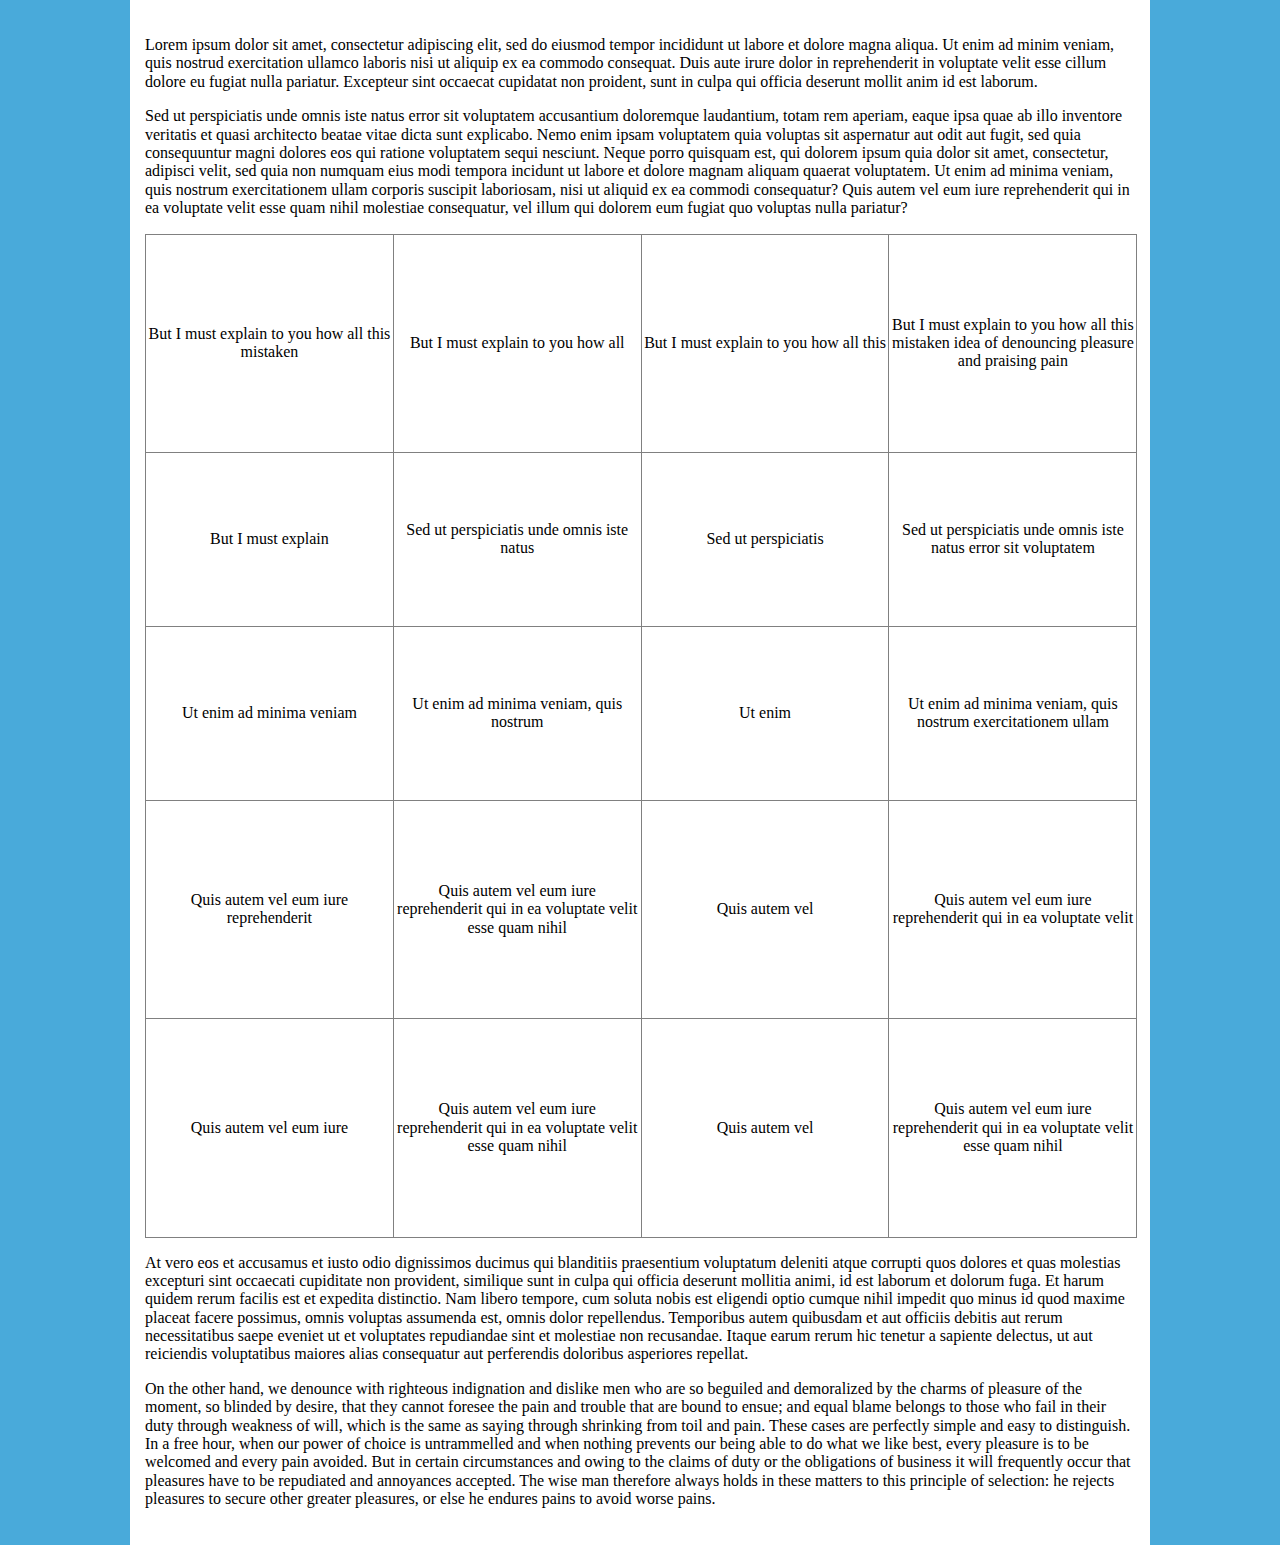
<file: 2. Table/index.html>
<!DOCTYPE html>
<html lang="en">
<head>
    <meta charset="UTF-8">
    <title>Task 2 (table)</title>
    <link rel="stylesheet" href="normalize.css">
</head>
<body>
    <div class="blog">
    <p>
        Lorem ipsum dolor sit amet, consectetur adipiscing elit, sed do eiusmod tempor incididunt ut labore et dolore magna aliqua. Ut enim ad minim veniam, quis nostrud exercitation ullamco laboris nisi ut aliquip ex ea commodo consequat. Duis aute irure dolor in reprehenderit in voluptate velit esse cillum dolore eu fugiat nulla pariatur. Excepteur sint occaecat cupidatat non proident, sunt in culpa qui officia deserunt mollit anim id est laborum.
    </p>
    <p>
        Sed ut perspiciatis unde omnis iste natus error sit voluptatem accusantium doloremque laudantium, totam rem aperiam, eaque ipsa quae ab illo inventore veritatis et quasi architecto beatae vitae dicta sunt explicabo. Nemo enim ipsam voluptatem quia voluptas sit aspernatur aut odit aut fugit, sed quia consequuntur magni dolores eos qui ratione voluptatem sequi nesciunt. Neque porro quisquam est, qui dolorem ipsum quia dolor sit amet, consectetur, adipisci velit, sed quia non numquam eius modi tempora incidunt ut labore et dolore magnam aliquam quaerat voluptatem. Ut enim ad minima veniam, quis nostrum exercitationem ullam corporis suscipit laboriosam, nisi ut aliquid ex ea commodi consequatur? Quis autem vel eum iure reprehenderit qui in ea voluptate velit esse quam nihil molestiae consequatur, vel illum qui dolorem eum fugiat quo voluptas nulla pariatur?
    </p>
    <table border="1" style="border-collapse: collapse; width: 100.23640661938533%; height: 1004px;">
        <tbody>
        <tr style="height: 36px;">
            <td style="width: 25%; height: 36px; border-style: solid; text-align: center;"><span style="font-weight: 400;">But I must explain to you how all this mistaken</span></td>
            <td style="width: 25%; height: 36px; border-style: solid;">
                <p><span style="font-weight: 400;"></span></p>
                <p style="text-align: center;"><span style="font-weight: 400;">But I must explain to you how all</span></p>
                <p><span style="font-weight: 400;"></span></p>
            </td>
            <td style="width: 25%; height: 36px; border-style: solid; text-align: center;"><span style="font-weight: 400;">But I must explain to you how all this</span></td>
            <td style="width: 82.8017176331783%; height: 36px; border-style: solid; text-align: center;">
                <p><span style="font-weight: 400;"></span></p>
                <p><span style="font-weight: 400;">But I must explain to you how all this mistaken idea of denouncing pleasure and praising pain</span></p>
                <p><span style="font-weight: 400;"></span></p>
            </td>
        </tr>
        <tr style="height: 18px;">
            <td style="width: 25%; height: 18px; border-style: solid; text-align: center;"><span style="font-weight: 400;">But I must explain  </span></td>
            <td style="width: 25%; height: 18px; border-style: solid;">
                <p><span style="font-weight: 400;"></span></p>
                <p style="text-align: center;"><span style="font-weight: 400;">Sed ut perspiciatis unde omnis iste natus</span></p>
                <p><span style="font-weight: 400;"></span></p>
            </td>
            <td style="width: 25%; height: 18px; border-style: solid; text-align: center;"><span style="font-weight: 400;">Sed ut perspiciatis</span></td>
            <td style="width: 82.8017176331783%; height: 18px; border-style: solid; text-align: center;">
                <p><span style="font-weight: 400;"></span></p>
                <p><span style="font-weight: 400;">Sed ut perspiciatis unde omnis iste natus error sit voluptatem</span></p>
                <p><span style="font-weight: 400;"></span></p>
            </td>
        </tr>
        <tr style="height: 54px;">
            <td style="width: 25%; border-style: solid; height: 54px; text-align: center;"><span style="font-weight: 400;">Ut enim ad minima veniam</span></td>
            <td style="width: 25%; border-style: solid; height: 54px;">
                <p><span style="font-weight: 400;"></span></p>
                <p style="text-align: center;"><span style="font-weight: 400;">Ut enim ad minima veniam, quis nostrum</span></p>
                <p><span style="font-weight: 400;"></span></p>
            </td>
            <td style="width: 25%; border-style: solid; height: 54px; text-align: center;"><span style="font-weight: 400;">Ut enim</span></td>
            <td style="width: 82.8017176331783%; border-style: solid; height: 54px; text-align: center;">
                <p><span style="font-weight: 400;"></span></p>
                <p><span style="font-weight: 400;">Ut enim ad minima veniam, quis nostrum exercitationem ullam</span><span style="font-weight: 400;"></span></p>
                <p><span style="font-weight: 400;"></span></p>
            </td>
        </tr>
        <tr style="height: 72px;">
            <td style="width: 25%; border-style: solid; height: 72px; text-align: center;"><span style="font-weight: 400;">Quis autem vel eum iure reprehenderit</span></td>
            <td style="width: 25%; border-style: solid; height: 72px;">
                <p><span style="font-weight: 400;"></span></p>
                <p style="text-align: center;"><span style="font-weight: 400;">Quis autem vel eum iure reprehenderit qui in ea voluptate velit esse quam nihil</span></p>
                <p><span style="font-weight: 400;"></span></p>
            </td>
            <td style="width: 25%; border-style: solid; height: 72px; text-align: center;"><span style="font-weight: 400;">Quis autem vel</span></td>
            <td style="width: 82.8017176331783%; border-style: solid; height: 72px; text-align: center;"><span style="font-weight: 400;">Quis autem vel eum iure reprehenderit qui in ea voluptate velit</span></td>
        </tr>
        <tr style="height: 54px;">
            <td style="width: 25%; border-style: solid; height: 54px; text-align: center;"><span style="font-weight: 400;">Quis autem vel eum iure</span></td>
            <td style="width: 25%; border-style: solid; height: 54px;">
                <p><span style="font-weight: 400;"></span></p>
                <p style="text-align: center;"><span style="font-weight: 400;">Quis autem vel eum iure reprehenderit qui in ea voluptate velit esse quam nihil</span></p>
                <p><span style="font-weight: 400;"></span></p>
            </td>
            <td style="width: 25%; border-style: solid; height: 54px; text-align: center;"><span style="font-weight: 400;">Quis autem vel</span></td>
            <td style="width: 82.8017176331783%; border-style: solid; height: 54px; text-align: center;"><span style="font-weight: 400;">Quis autem vel eum iure reprehenderit qui in ea voluptate velit esse quam nihil</span></td>
        </tr>
        </tbody>
    </table>
    <p>At vero eos et accusamus et iusto odio dignissimos ducimus qui blanditiis praesentium voluptatum deleniti atque corrupti quos dolores et quas molestias excepturi sint occaecati cupiditate non provident, similique sunt in culpa qui officia deserunt mollitia animi, id est laborum et dolorum fuga. Et harum quidem rerum facilis est et expedita distinctio. Nam libero tempore, cum soluta nobis est eligendi optio cumque nihil impedit quo minus id quod maxime placeat facere possimus, omnis voluptas assumenda est, omnis dolor repellendus. Temporibus autem quibusdam et aut officiis debitis aut rerum necessitatibus saepe eveniet ut et voluptates repudiandae sint et molestiae non recusandae. Itaque earum rerum hic tenetur a sapiente delectus, ut aut reiciendis voluptatibus maiores alias consequatur aut perferendis doloribus asperiores repellat.</p><p>On the other hand, we denounce with righteous indignation and dislike men who are so beguiled and demoralized by the charms of pleasure of the moment, so blinded by desire, that they cannot foresee the pain and trouble that are bound to ensue; and equal blame belongs to those who fail in their duty through weakness of will, which is the same as saying through shrinking from toil and pain. These cases are perfectly simple and easy to distinguish. In a free hour, when our power of choice is untrammelled and when nothing prevents our being able to do what we like best, every pleasure is to be welcomed and every pain avoided. But in certain circumstances and owing to the claims of duty or the obligations of business it will frequently occur that pleasures have to be repudiated and annoyances accepted. The wise man therefore always holds in these matters to this principle of selection: he rejects pleasures to secure other greater pleasures, or else he endures pains to avoid worse pains.</p>
</div>
</body>
</html>
</file>
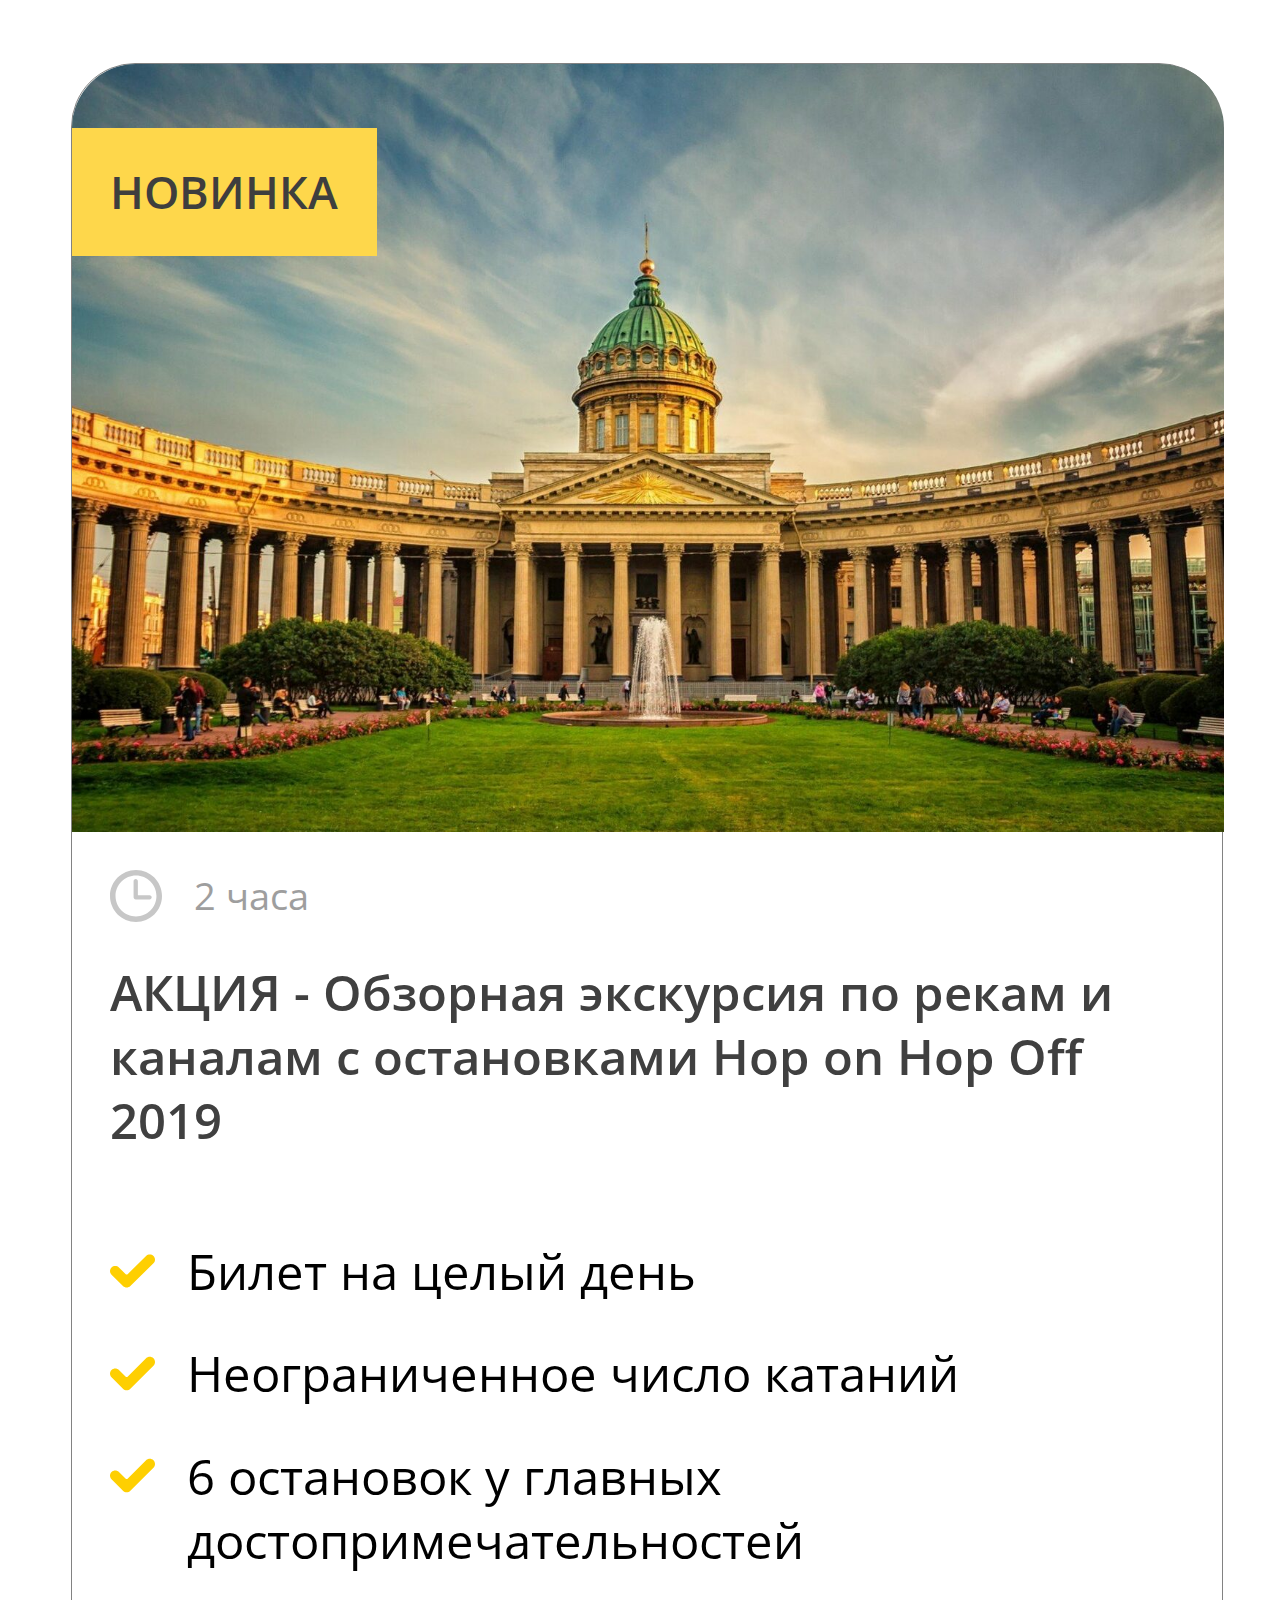
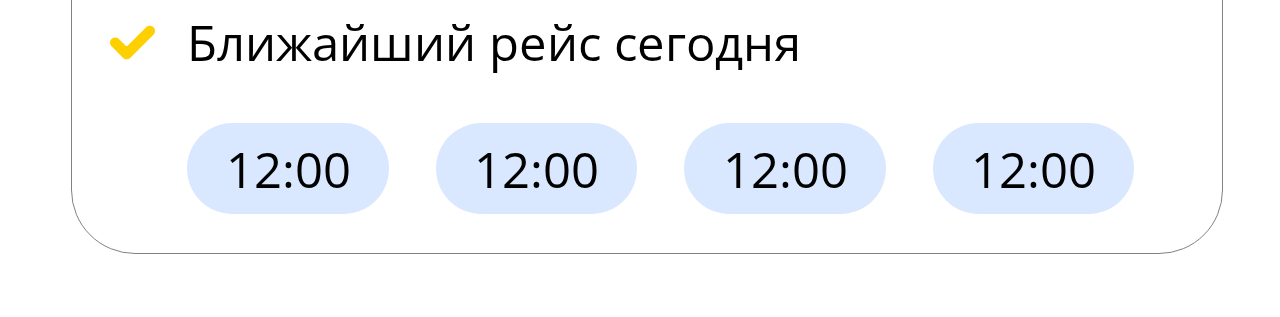
<file: task-1/index.html>
<!DOCTYPE html>
<html lang="ru ">
<head>
    <meta charset="UTF-8">
    <title>Task 1</title>

    <!-- STYLE'S -- CSS -->
    <link rel="stylesheet" href="style.css">

    <!-- GOOGLE FONTS -->
    <link rel="preconnect" href="https://fonts.googleapis.com">
    <link rel="preconnect" href="https://fonts.gstatic.com" crossorigin>
    <link href="https://fonts.googleapis.com/css2?family=Open+Sans:wght@400;600&display=swap" rel="stylesheet">
</head>
<body>
    <section>
        <div class="image" style="background-image: url('images/photo-1.png');"><p class="new">НОВИНКА</p></div>
        <div class="content">
            <div class="length"><img src="images/clock.svg" alt="" class="clock"><p> 2 часа </p></div>
            <div class="title">АКЦИЯ - Обзорная экскурсия по рекам и каналам  с остановками Hop on Hop Off 2019</div>
            <div class="description">
                <ul>
                    <li><img src="images/tick.svg" alt="v"> <p>Билет на целый день</p></li>
                    <li><img src="images/tick.svg" alt="v"> <p>Неограниченное число катаний</p></li>
                    <li><img src="images/tick.svg" alt="v"> <p>6 остановок у главных достопримечательностей</p></li>
                    <li><img src="images/tick.svg" alt="v"> <p>Ближайший рейс сегодня</p></li>
                </ul>
            </div>
            <div class="times">
                <div class="time">12:00</div>
                <div class="time">12:00</div>
                <div class="time">12:00</div>
                <div class="time">12:00</div>
            </div>
        </div>
    </section>
</body>
</html>
</file>
<file: task-1/style.css>
/*  MAIN  */
html{
    background-color: #fff;
}

p{margin: 0;}

section{
    box-sizing: border-box;
    width: 90vw;
    margin:  calc(5vw - 1px);
    border: 1px solid #828282;
    border-radius: 5vw;
}

/* IMAGE */
.image{
    height: 60vw;
    width: 90vw;
    background-repeat: no-repeat;
    background-size: cover;
    border-radius: 5vw 5vw 0 0;
}
.new{
    font-family: 'Open Sans', sans-serif;
    font-style: normal;
    font-weight: 600;
    font-size: 3.5vw;
    line-height: 8vw;
    color: #3E3E3E;

    position: absolute;
    top: 10vw;

    background: #FED74B;
    padding: 1vw 3vw;
}

/* CONTENT */
.content{
    width: 84vw;
    padding: 3vw;
}

/* TIME */
.length{
    display: inline-block;
    height: 4vw;
    margin: 0;
    width: 100%;

}
.length p{
    margin: 0 0 0 6.5vw;
    font-family: 'Open Sans', sans-serif;
    font-style: normal;
    font-weight: 400;
    font-size: 3vw;
    line-height: 4vw;

    color: #9E9E9E;
}
.clock{
    height: 4vw;
    float: left;
}

/* TITLE */
.title{
    font-family: 'Open Sans', sans-serif;
    font-style: normal;
    font-weight: 600;
    font-size: 3.8vw;
    line-height: 5vw;
    margin-top: 3vw;

    color: #404040;
}


/* DESCRIPTION */
.description{
    font-family: 'Open Sans', sans-serif;
    font-style: normal;
    font-weight: 400;
    font-size: 3.8vw;
    line-height: 5vw;
}
ul{
    padding-left: 6vw;
    list-style: none;
}
li{
    margin-top: 3vw;
    display: inline-block;
}
li img{
    float: left;
    width: 3.5vw;
    height: 3.5vw;
    margin-top: 0.75vw;
    margin-left: -6vw;
}

/* TIME */
.times{
    margin: 0;
    padding: 0 4vw 0 6vw;
    width: 74vw;
    display: flex;
    justify-content: space-between;
}
.time{
    background-color: #D9E8FF;
    font-family: 'Open Sans', sans-serif;
    font-style: normal;
    font-weight: 400;
    font-size: 3.8vw;
    padding: 1vw 3vw;
    border-radius: 4vw;
}
</file>
